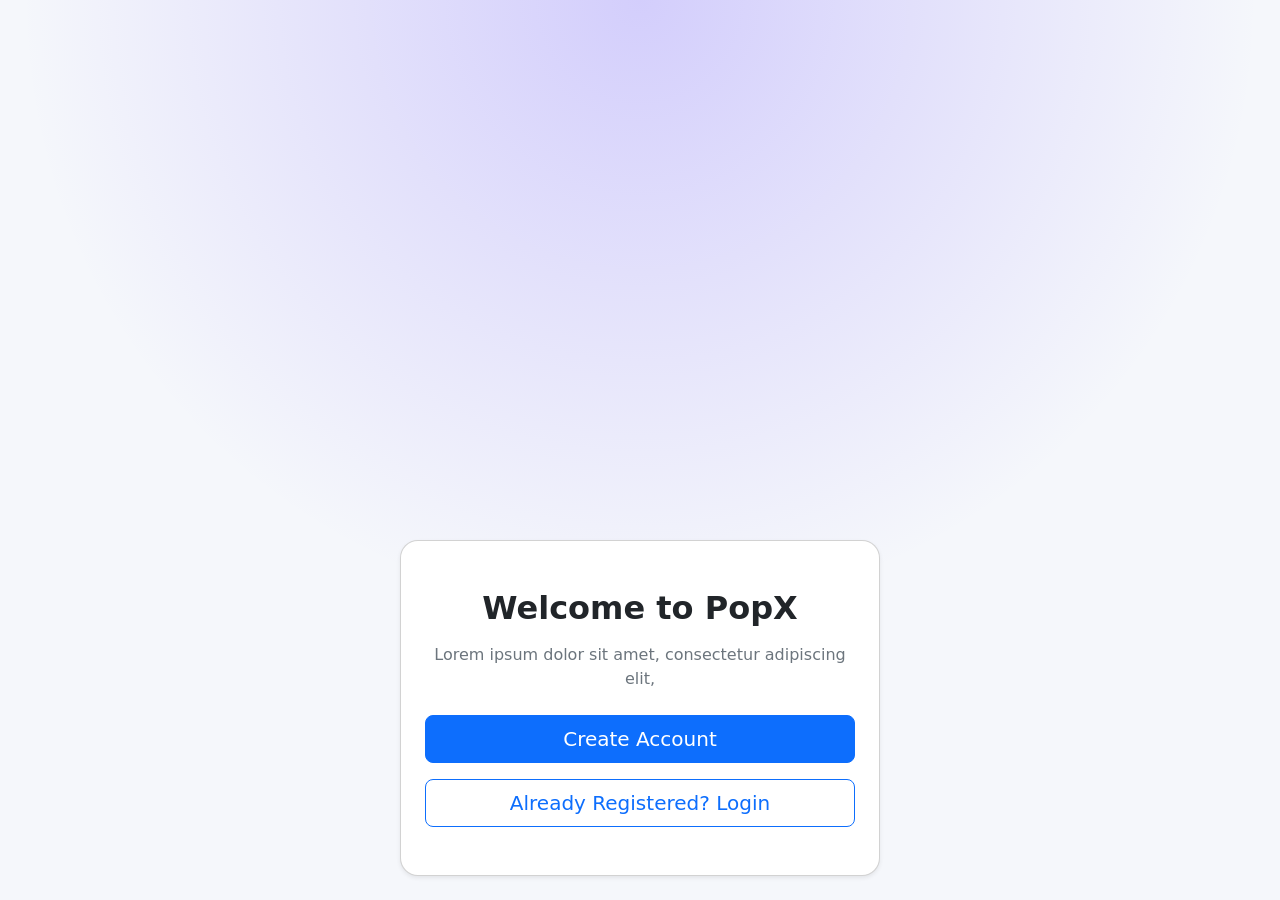
<file: index.html>
<!DOCTYPE html>
<html lang="en">
<head>
    <meta charset="UTF-8">
    <meta name="viewport" content="width=device-width, initial-scale=1.0">
    <title>PopX</title>
    <link rel="stylesheet" href="css/style.css">
    <link href="https://cdn.jsdelivr.net/npm/bootstrap@5.3.8/dist/css/bootstrap.min.css" rel="stylesheet" integrity="sha384-sRIl4kxILFvY47J16cr9ZwB07vP4J8+LH7qKQnuqkuIAvNWLzeN8tE5YBujZqJLB" crossorigin="anonymous">
</head>
<body class="bg-light">
    <main class="d-flex min-vh-100 align-items-end justify-content-center px-3 pb-4">
        <div class="card shadow-sm w-100 mx-auto" style="max-width: 480px; border-radius: 18px;">
            <div class="card-body text-center py-5 px-4">
                <h1 class="h2 fw-bold mb-3">Welcome to PopX</h1>
                <p class="text-secondary mb-4">Lorem ipsum dolor sit amet, consectetur adipiscing elit,</p>

                <div class="d-grid gap-3">
                    <button id="createBtn" class="btn btn-primary btn-lg">Create Account</button>
                    <button id="loginBtn" class="btn btn-outline-primary btn-lg">Already Registered? Login</button>
                </div>
            </div>
        </div>
    </main>

    <script src="js/script.js"></script>
</body>
</html>
</file>
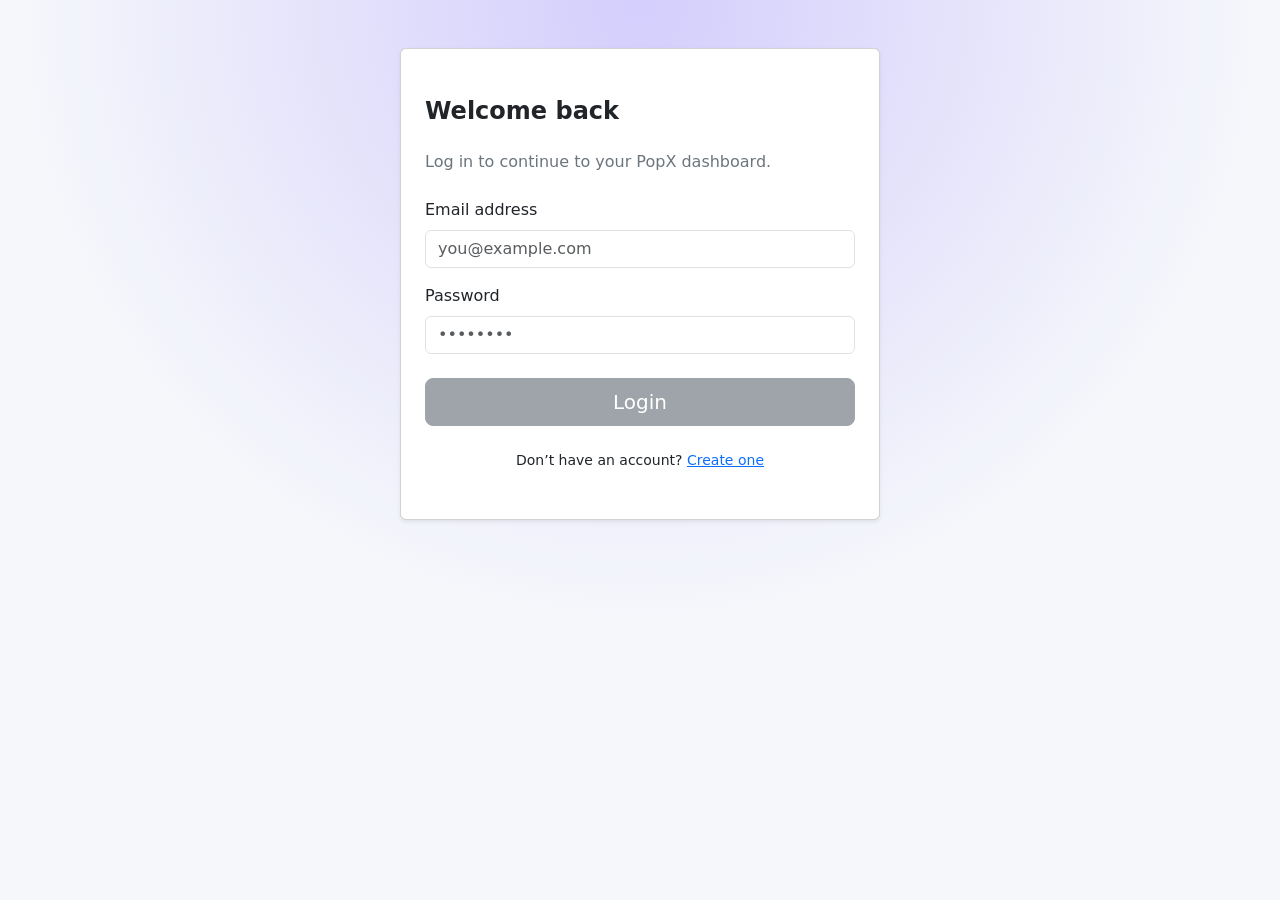
<file: login.html>
<!DOCTYPE html>
<html lang="en">
<head>
  <meta charset="UTF-8">
  <meta name="viewport" content="width=device-width, initial-scale=1.0">
  <title>Login to PopX</title>

  <link rel="stylesheet" href="css/style.css">
  <link href="https://cdn.jsdelivr.net/npm/bootstrap@5.3.8/dist/css/bootstrap.min.css" rel="stylesheet" integrity="sha384-sRIl4kxILFvY47J16cr9ZwB07vP4J8+LH7qKQnuqkuIAvNWLzeN8tE5YBujZqJLB" crossorigin="anonymous">
</head>
<body>
  <main class="d-flex min-vh-100 align-items-start justify-content-center py-5 px-3">
    <div class="card shadow-sm w-100" style="max-width: 480px;">
      <div class="card-body position-relative py-5 px-4">
        <h1 class="h4 fw-bold mb-4">Welcome back</h1>
        <p class="text-secondary mb-4">Log in to continue to your PopX dashboard.</p>

        <form id="loginForm" class="mb-4">
          <div class="mb-3">
            <label for="loginEmail" class="form-label">Email address</label>
            <input type="email" class="form-control" id="loginEmail" placeholder="you@example.com" required>
          </div>

          <div class="mb-4">
            <label for="loginPassword" class="form-label">Password</label>
            <input type="password" class="form-control" id="loginPassword" placeholder="••••••••" required>
          </div>

          <button id="loginBtn" type="submit" class="btn btn-secondary btn-lg w-100" disabled>Login</button>
        </form>

        <p class="text-center small mb-0">Don’t have an account? <a href="signup.html">Create one</a></p>
      </div>
    </div>
  </main>

  <script src="js/login.js"></script>
</body>
</html>
</file>
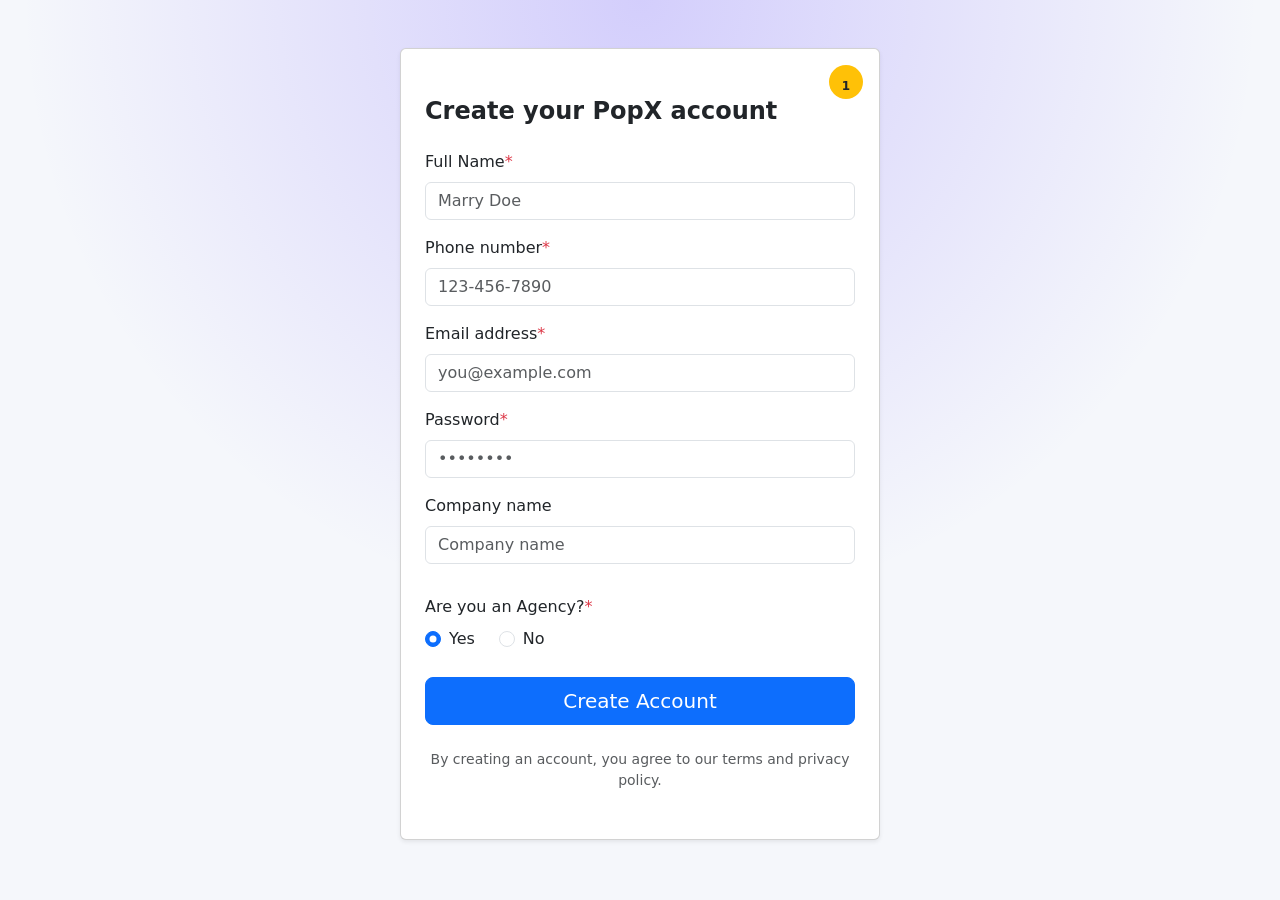
<file: signup.html>
<!DOCTYPE html>
<html lang="en">
<head>
    <meta charset="UTF-8">
    <meta name="viewport" content="width=device-width, initial-scale=1.0">
    <title>Create your PopX account</title>
    <link rel="stylesheet" href="css/style.css">
    <link href="https://cdn.jsdelivr.net/npm/bootstrap@5.3.8/dist/css/bootstrap.min.css" rel="stylesheet" integrity="sha384-sRIl4kxILFvY47J16cr9ZwB07vP4J8+LH7qKQnuqkuIAvNWLzeN8tE5YBujZqJLB" crossorigin="anonymous">
</head>
<body>
    <main class="d-flex min-vh-100 align-items-start justify-content-center py-5 px-3">
        <div class="card shadow-sm w-100" style="max-width: 480px;">
            <div class="card-body position-relative py-5 px-4">
                <div class="position-absolute top-0 end-0 mt-3 me-3">
                    <span class="badge rounded-circle bg-warning text-dark" style="width: 34px; height: 34px; line-height: 34px; font-weight: 600;">1</span>
                </div>

                <h1 class="h4 fw-bold mb-4">Create your PopX account</h1>

                <form id="signupForm" class="mb-4" action="account.html" method="GET">
                    <div class="mb-3">
                        <label for="fullName" class="form-label">Full Name<span class="text-danger">*</span></label>
                        <input type="text" class="form-control" id="fullName" placeholder="Marry Doe" required>
                    </div>

                    <div class="mb-3">
                        <label for="phone" class="form-label">Phone number<span class="text-danger">*</span></label>
                        <input type="tel" class="form-control" id="phone" placeholder="123-456-7890" required>
                    </div>

                    <div class="mb-3">
                        <label for="email" class="form-label">Email address<span class="text-danger">*</span></label>
                        <input type="email" class="form-control" id="email" placeholder="you@example.com" required>
                    </div>

                    <div class="mb-3">
                        <label for="password" class="form-label">Password<span class="text-danger">*</span></label>
                        <input type="password" class="form-control" id="password" placeholder="••••••••" required>
                    </div>

                    <div class="mb-4">
                        <label for="company" class="form-label">Company name</label>
                        <input type="text" class="form-control" id="company" placeholder="Company name">
                    </div>

                    <fieldset class="mb-4">
                        <legend class="col-form-label pb-2">Are you an Agency?<span class="text-danger">*</span></legend>
                        <div class="d-flex gap-4">
                            <div class="form-check">
                                <input class="form-check-input" type="radio" name="agency" id="agencyYes" value="yes" checked>
                                <label class="form-check-label" for="agencyYes">Yes</label>
                            </div>
                            <div class="form-check">
                                <input class="form-check-input" type="radio" name="agency" id="agencyNo" value="no">
                                <label class="form-check-label" for="agencyNo">No</label>
                            </div>
                        </div>
                    </fieldset>

                    <button type="submit" class="btn btn-primary btn-lg w-100">Create Account</button>
                </form>

                <p class="text-center text-muted small mb-0">By creating an account, you agree to our terms and privacy policy.</p>
            </div>
        </div>
    </main>

    <script src="js/signup.js"></script>
</body>
</html>
</file>
<file: css/style.css>
/* Minimal custom styling (Bootstrap handles most layout) */
html,
body {
  height: 100%;
}

body {
  margin: 0;
  font-family: system-ui, -apple-system, BlinkMacSystemFont, "Segoe UI", sans-serif;
  background: radial-gradient(circle at top, rgba(91, 60, 255, 0.22), transparent 56%),
    linear-gradient(180deg, #f5f7fb 0%, #f5f7fb 100%);
}

.card {
  border-radius: 18px;
}

@media (max-width: 420px) {
  .card {
    padding: 1.5rem 1rem;
  }
}

/* Dashed separator for account UI */
.border-dashed {
  border-style: dashed !important;
}

/* Camera button style */
.btn-camera {
  background: #7c4dff;
  border: 1px solid rgba(124, 77, 255, 0.8);
  color: white;
  box-shadow: 0 8px 18px rgba(124, 77, 255, 0.25);
}

.btn-camera:hover {
  filter: brightness(1.1);
}

/* Login button color behavior */
.btn-primary {
  transition: background-color 160ms ease, border-color 160ms ease, color 160ms ease;
}

.btn-secondary:hover,
.btn-primary:hover {
  filter: brightness(1.1);
}
</file>
